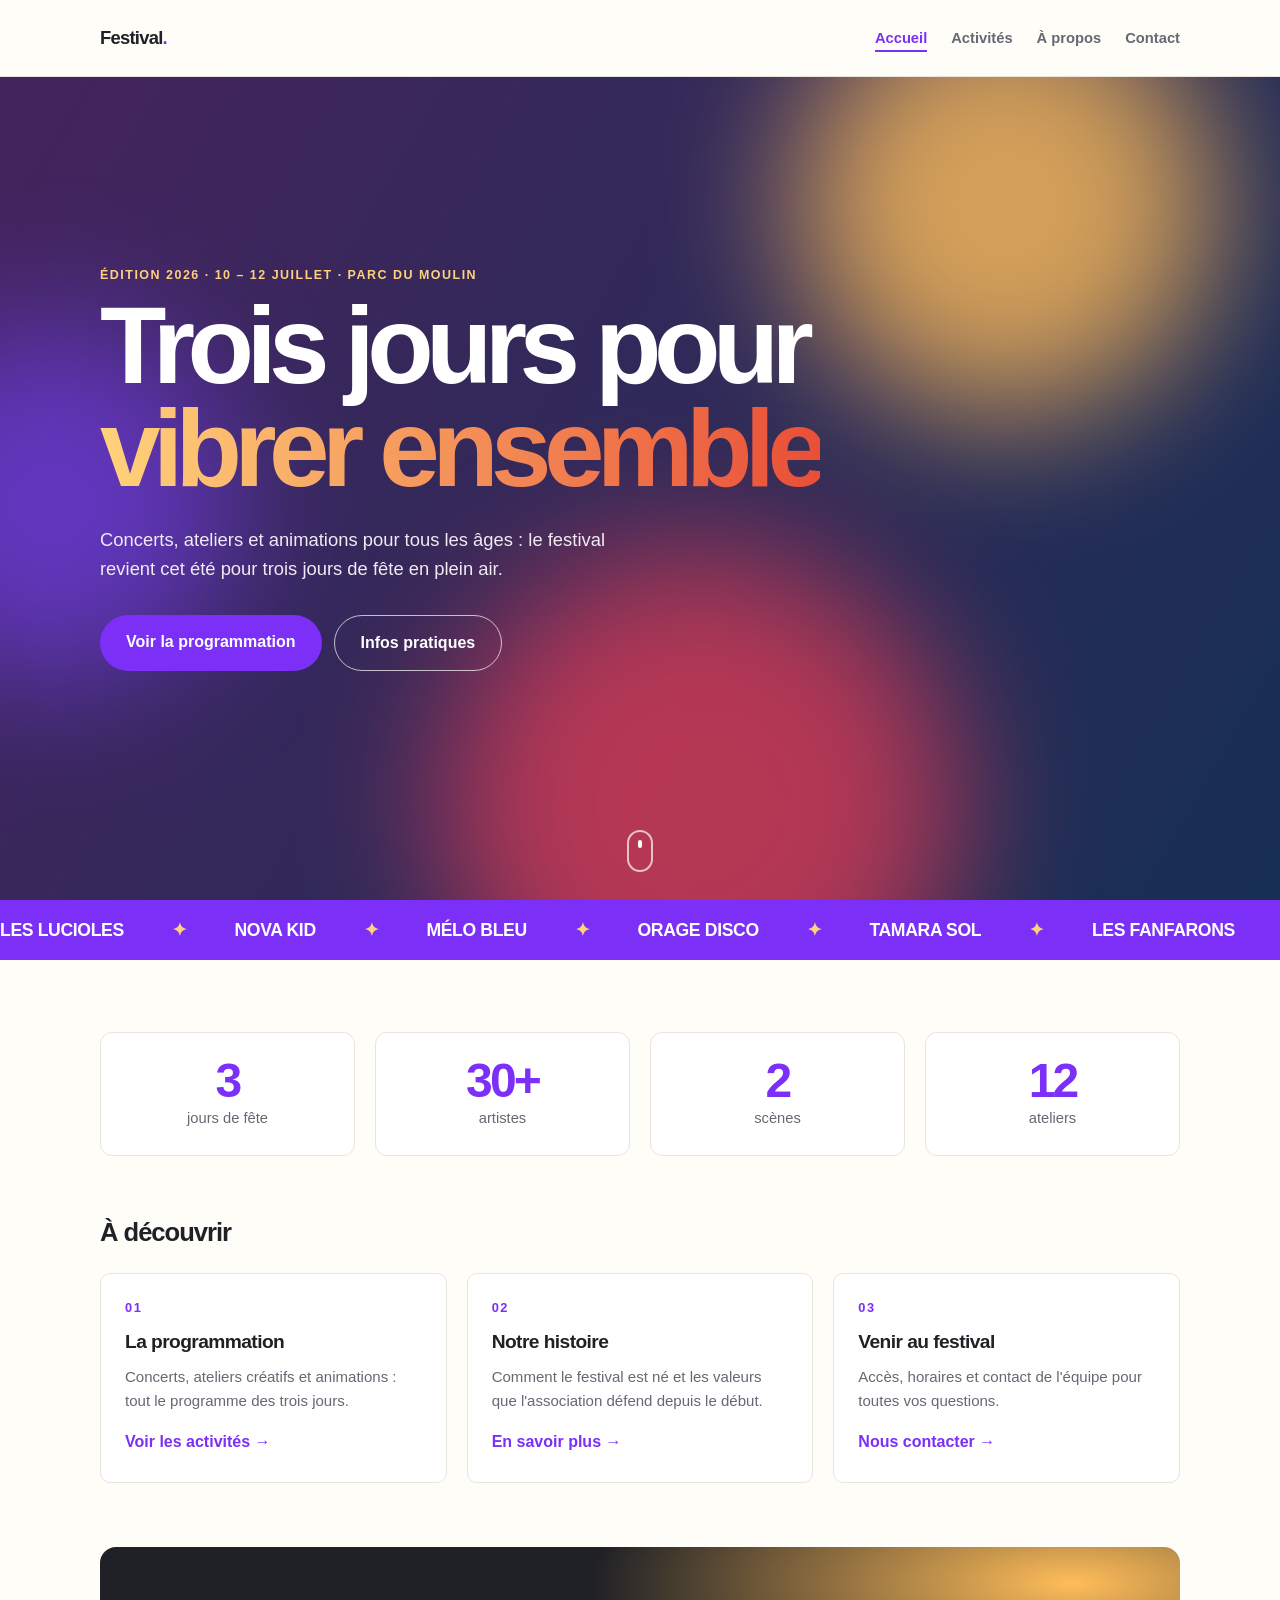
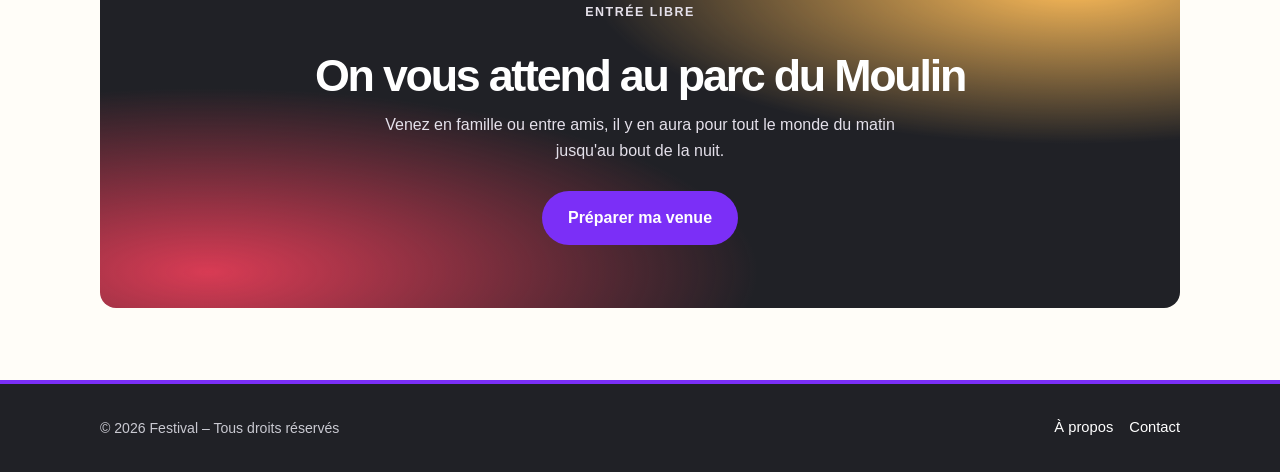
<file: index.html>
<!DOCTYPE html>
<html lang="fr">
<head>
    <meta charset="UTF-8">
    <meta name="viewport" content="width=device-width, initial-scale=1.0">
    <title>Accueil – Festival</title>
    <link rel="stylesheet" href="style.css">
</head>
<body>
    <header class="site-header">
        <div class="container navigation">
            <a href="index.html" class="logo">Festival</a>
            <nav aria-label="Navigation principale">
                <ul>
                    <li><a href="index.html" aria-current="page">Accueil</a></li>
                    <li><a href="activites.html">Activités</a></li>
                    <li><a href="a-propos.html">À propos</a></li>
                    <li><a href="contact.html">Contact</a></li>
                </ul>
            </nav>
        </div>
    </header>

    <main>
        <section class="home-hero">
            <div class="home-blob home-blob-1"></div>
            <div class="home-blob home-blob-2"></div>
            <div class="home-blob home-blob-3"></div>

            <div class="container">
                <div class="home-hero-content">
                    <p class="eyebrow home-fade-up">Édition 2026 · 10 – 12 juillet · Parc du Moulin</p>
                    <h1 class="home-fade-up home-delay-1">Trois jours pour <span class="home-gradient-text">vibrer ensemble</span></h1>
                    <p class="home-hero-text home-fade-up home-delay-2">Concerts, ateliers et animations pour tous les âges : le festival revient cet été pour trois jours de fête en plein air.</p>
                    <div class="home-actions home-fade-up home-delay-3">
                        <a href="activites.html" class="button">Voir la programmation</a>
                        <a href="contact.html" class="button button-secondary">Infos pratiques</a>
                    </div>
                </div>
            </div>

            <div class="home-scroll" aria-hidden="true"></div>
        </section>

        <div class="home-marquee" aria-hidden="true">
            <div class="home-marquee-track">
                <span>Les Lucioles</span>
                <span>Nova Kid</span>
                <span>Mélo Bleu</span>
                <span>Orage Disco</span>
                <span>Tamara Sol</span>
                <span>Les Fanfarons</span>
                <span>Atelier graff</span>
                <span>Scène ouverte</span>
                <span>Les Lucioles</span>
                <span>Nova Kid</span>
                <span>Mélo Bleu</span>
                <span>Orage Disco</span>
                <span>Tamara Sol</span>
                <span>Les Fanfarons</span>
                <span>Atelier graff</span>
                <span>Scène ouverte</span>
            </div>
        </div>

        <div class="container">
            <section class="home-stats" aria-label="Le festival en chiffres">
                <div class="home-stat home-reveal">
                    <strong>3</strong>
                    <span>jours de fête</span>
                </div>
                <div class="home-stat home-reveal">
                    <strong>30+</strong>
                    <span>artistes</span>
                </div>
                <div class="home-stat home-reveal">
                    <strong>2</strong>
                    <span>scènes</span>
                </div>
                <div class="home-stat home-reveal">
                    <strong>12</strong>
                    <span>ateliers</span>
                </div>
            </section>

            <section>
                <div class="news-heading">
                    <h2>À découvrir</h2>
                </div>
                <div class="news-grid">
                    <article class="news-card home-card home-reveal">
                        <span class="home-card-number">01</span>
                        <h3>La programmation</h3>
                        <p>Concerts, ateliers créatifs et animations : tout le programme des trois jours.</p>
                        <a href="activites.html" class="card-link">Voir les activités <span>→</span></a>
                    </article>
                    <article class="news-card home-card home-reveal">
                        <span class="home-card-number">02</span>
                        <h3>Notre histoire</h3>
                        <p>Comment le festival est né et les valeurs que l'association défend depuis le début.</p>
                        <a href="a-propos.html" class="card-link">En savoir plus <span>→</span></a>
                    </article>
                    <article class="news-card home-card home-reveal">
                        <span class="home-card-number">03</span>
                        <h3>Venir au festival</h3>
                        <p>Accès, horaires et contact de l'équipe pour toutes vos questions.</p>
                        <a href="contact.html" class="card-link">Nous contacter <span>→</span></a>
                    </article>
                </div>
            </section>

            <section class="home-cta home-reveal">
                <p class="eyebrow">Entrée libre</p>
                <h2>On vous attend au parc du Moulin</h2>
                <p>Venez en famille ou entre amis, il y en aura pour tout le monde du matin jusqu'au bout de la nuit.</p>
                <a href="contact.html" class="button">Préparer ma venue</a>
            </section>
        </div>
    </main>

    <footer>
        <div class="container footer-content">
            <p>&copy; 2026 Festival – Tous droits réservés</p>
            <nav aria-label="Liens du pied de page">
                <ul>
                    <li><a href="a-propos.html">À propos</a></li>
                    <li><a href="contact.html">Contact</a></li>
                </ul>
            </nav>
        </div>
    </footer>
</body>
</html>
</file>
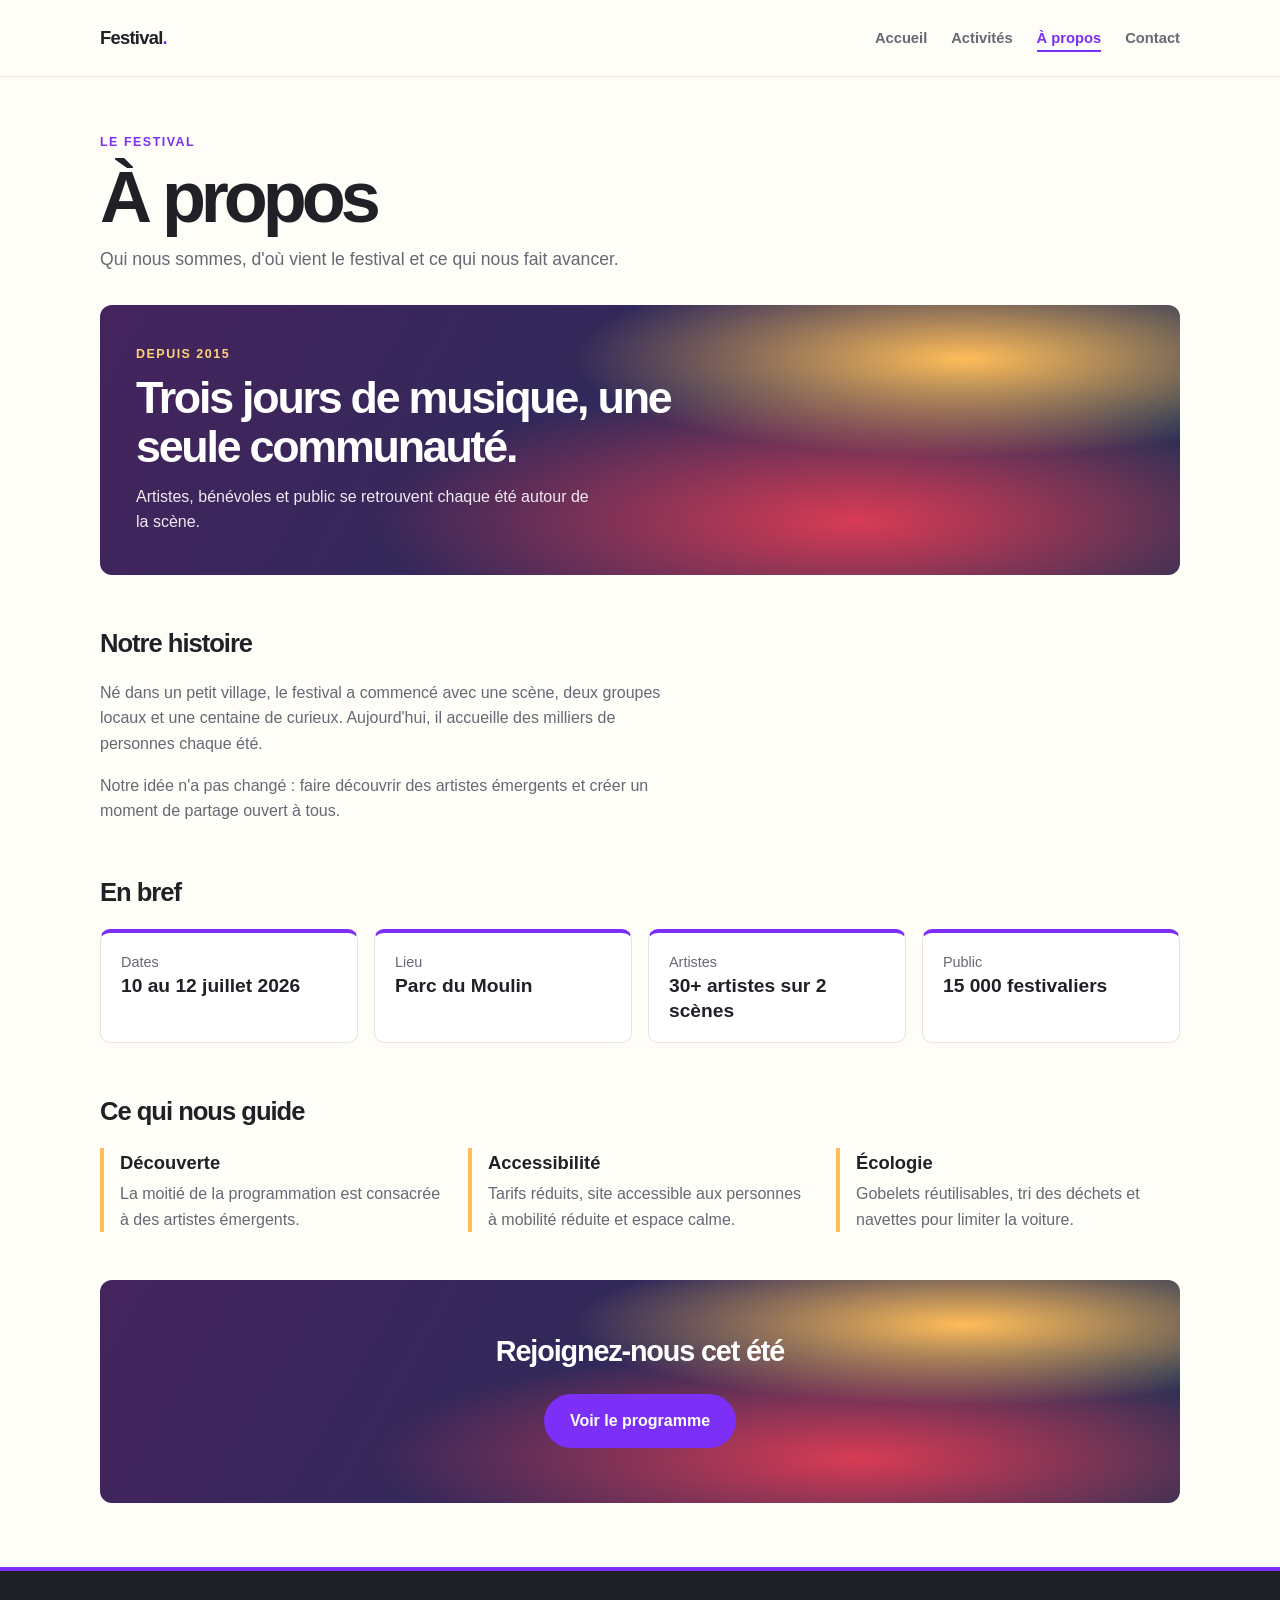
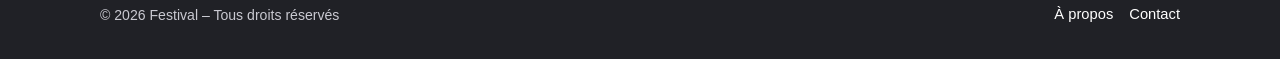
<file: a-propos.html>
<!DOCTYPE html>
<html lang="fr">
<head>
    <meta charset="UTF-8">
    <meta name="viewport" content="width=device-width, initial-scale=1.0">
    <title>À propos – Festival</title>
    <link rel="stylesheet" href="style.css">
    <style>
        /* ===== Page À propos ===== */

        /* Titre de page */
        .apropos-entete {
            padding: 56px 0 24px;
        }

        .apropos-intro {
            max-width: 60ch;
            margin-bottom: 0;
            color: var(--muted);
            font-size: 1.1rem;
        }

        /* Carte dégradée (même style que les autres pages) */
        .apropos-carte {
            border-radius: 12px;
            background:
                radial-gradient(ellipse at 80% 20%, #ffbd59 0, transparent 32%),
                radial-gradient(ellipse at 70% 80%, #d83b54 0, transparent 45%),
                linear-gradient(120deg, #45245d, #172f55);
            color: #fff;
        }

        .apropos-une {
            margin: 8px 0 48px;
            padding: 40px 36px;
        }

        .apropos-une .eyebrow {
            color: #ffd27a;
        }

        .apropos-une h2 {
            max-width: 22ch;
            margin-bottom: 12px;
            font-size: clamp(1.8rem, 5vw, 2.8rem);
            letter-spacing: -0.05em;
            line-height: 1.1;
        }

        .apropos-une p:last-child {
            max-width: 52ch;
            margin-bottom: 0;
            color: #f1eaf4;
        }

        /* Titres de section */
        .apropos-titre {
            margin-bottom: 16px;
            font-size: 1.6rem;
            letter-spacing: -0.04em;
        }

        /* Histoire */
        .apropos-histoire {
            margin-bottom: 48px;
        }

        .apropos-histoire p {
            max-width: 65ch;
            margin-bottom: 16px;
            color: var(--muted);
        }

        /* En bref */
        .apropos-infos {
            margin-bottom: 48px;
        }

        .apropos-infos dl {
            display: grid;
            grid-template-columns: repeat(auto-fit, minmax(200px, 1fr));
            gap: 16px;
            margin: 0;
        }

        .apropos-infos dl div {
            padding: 18px 20px;
            border: 1px solid var(--line);
            border-top: 4px solid var(--accent);
            border-radius: 10px;
            background: #fff;
        }

        .apropos-infos dt {
            color: var(--muted);
            font-size: 0.9rem;
        }

        .apropos-infos dd {
            margin: 0;
            font-size: 1.2rem;
            font-weight: 800;
            line-height: 1.3;
        }

        /* Valeurs */
        .apropos-valeurs {
            margin-bottom: 48px;
        }

        .apropos-grille {
            display: grid;
            grid-template-columns: repeat(auto-fit, minmax(240px, 1fr));
            gap: 24px;
        }

        .apropos-grille article {
            padding-left: 16px;
            border-left: 4px solid #ffbd59;
        }

        .apropos-grille h3 {
            margin: 0 0 4px;
            font-size: 1.15rem;
        }

        .apropos-grille p {
            margin: 0;
            color: var(--muted);
        }

        /* Appel à l'action */
        .apropos-cta {
            margin-bottom: 64px;
            padding: 48px 24px;
            text-align: center;
        }

        .apropos-cta h2 {
            margin-bottom: 20px;
            font-size: 1.8rem;
            letter-spacing: -0.04em;
        }

        /* Accessibilité */
        main a:focus-visible {
            outline: 3px solid #ffbd59;
            outline-offset: 3px;
        }

        /* Mobile */
        @media (max-width: 700px) {
            .apropos-entete {
                padding-top: 40px;
            }

            .apropos-une {
                padding: 28px 22px;
            }
        }
    </style>
</head>
<body>
    <header class="site-header">
        <div class="container navigation">
            <a href="index.html" class="logo">Festival</a>
            <nav aria-label="Navigation principale">
                <ul>
                    <li><a href="index.html">Accueil</a></li>
                    <li><a href="activites.html">Activités</a></li>
                    <li><a href="a-propos.html" aria-current="page">À propos</a></li>
                    <li><a href="contact.html">Contact</a></li>
                </ul>
            </nav>
        </div>
    </header>

    <main class="container">
        <div class="apropos-entete">
            <p class="eyebrow">Le festival</p>
            <h1>À propos</h1>
            <p class="apropos-intro">Qui nous sommes, d'où vient le festival et ce qui nous fait avancer.</p>
        </div>

        <section class="apropos-carte apropos-une">
            <p class="eyebrow">Depuis 2015</p>
            <h2>Trois jours de musique, une seule communauté.</h2>
            <p>Artistes, bénévoles et public se retrouvent chaque été autour de la scène.</p>
        </section>

        <section class="apropos-histoire">
            <h2 class="apropos-titre">Notre histoire</h2>
            <p>Né dans un petit village, le festival a commencé avec une scène, deux groupes locaux et une centaine de curieux. Aujourd'hui, il accueille des milliers de personnes chaque été.</p>
            <p>Notre idée n'a pas changé : faire découvrir des artistes émergents et créer un moment de partage ouvert à tous.</p>
        </section>

        <section class="apropos-infos" aria-labelledby="infos-titre">
            <h2 class="apropos-titre" id="infos-titre">En bref</h2>
            <dl>
                <div>
                    <dt>Dates</dt>
                    <dd>10 au 12 juillet 2026</dd>
                </div>
                <div>
                    <dt>Lieu</dt>
                    <dd>Parc du Moulin</dd>
                </div>
                <div>
                    <dt>Artistes</dt>
                    <dd>30+ artistes sur 2 scènes</dd>
                </div>
                <div>
                    <dt>Public</dt>
                    <dd>15 000 festivaliers</dd>
                </div>
            </dl>
        </section>

        <section class="apropos-valeurs">
            <h2 class="apropos-titre">Ce qui nous guide</h2>
            <div class="apropos-grille">
                <article>
                    <h3>Découverte</h3>
                    <p>La moitié de la programmation est consacrée à des artistes émergents.</p>
                </article>
                <article>
                    <h3>Accessibilité</h3>
                    <p>Tarifs réduits, site accessible aux personnes à mobilité réduite et espace calme.</p>
                </article>
                <article>
                    <h3>Écologie</h3>
                    <p>Gobelets réutilisables, tri des déchets et navettes pour limiter la voiture.</p>
                </article>
            </div>
        </section>

        <section class="apropos-carte apropos-cta">
            <h2>Rejoignez-nous cet été</h2>
            <a class="button" href="activites.html">Voir le programme</a>
        </section>
    </main>

    <footer>
        <div class="container footer-content">
            <p>&copy; 2026 Festival – Tous droits réservés</p>
            <nav aria-label="Liens du pied de page">
                <ul>
                    <li><a href="a-propos.html">À propos</a></li>
                    <li><a href="contact.html">Contact</a></li>
                </ul>
            </nav>
        </div>
    </footer>
</body>
</html>
</file>
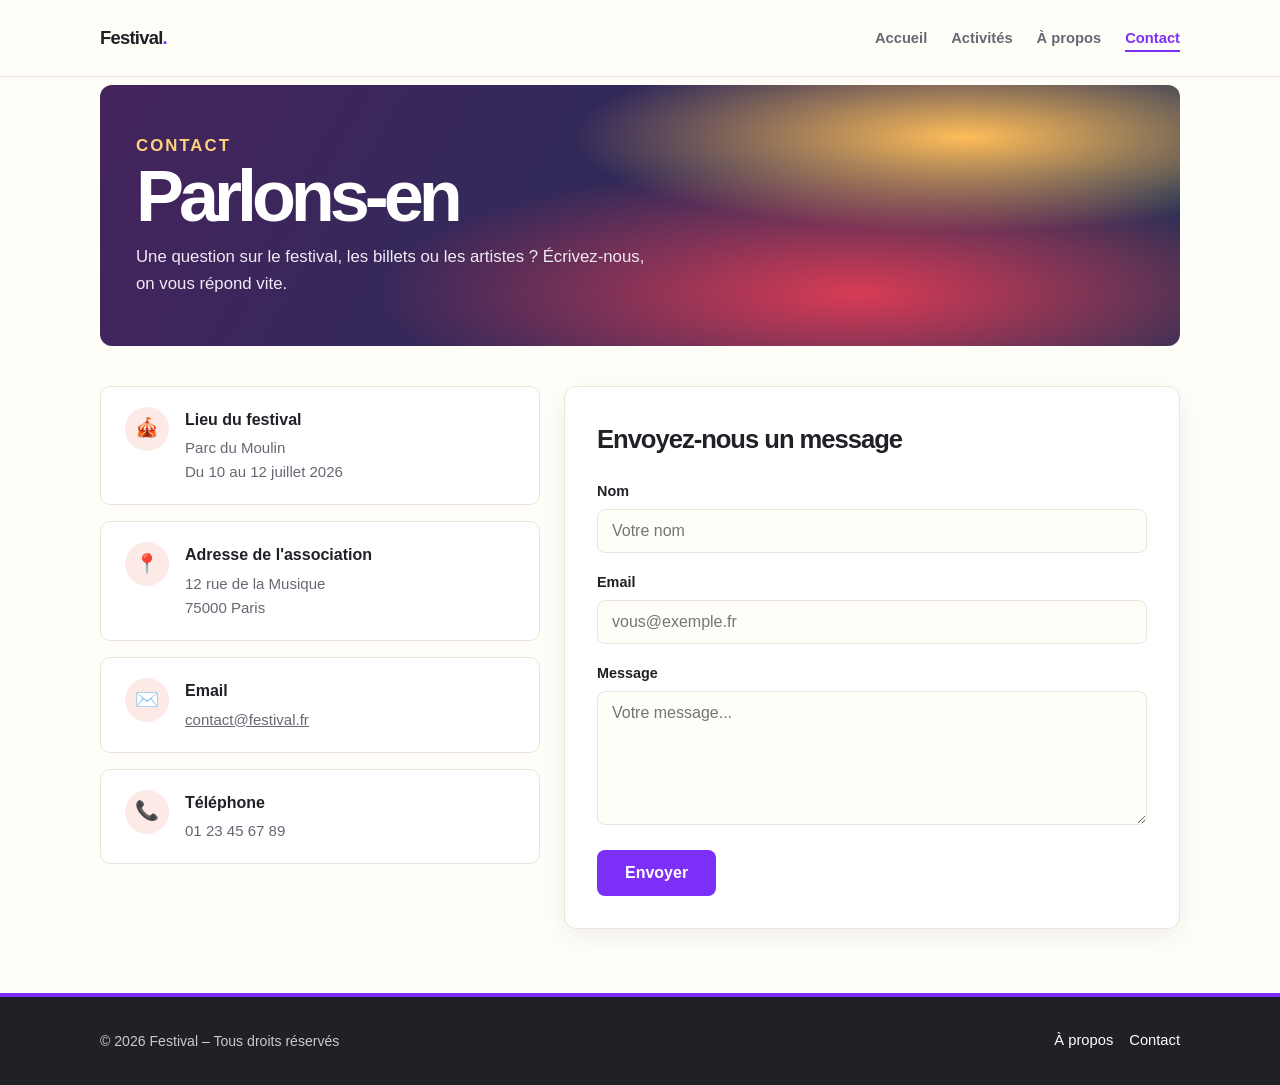
<file: contact.html>
<!DOCTYPE html>
<html lang="fr">
<head>
    <meta charset="UTF-8">
    <meta name="viewport" content="width=device-width, initial-scale=1.0">
    <title>Contact – Festival</title>
    <link rel="stylesheet" href="style.css">
    <style>
        .contact-hero {
            margin: 8px 0 40px;
            padding: 48px 36px;
            border-radius: 12px;
            background:
                radial-gradient(ellipse at 80% 20%, #ffbd59 0, transparent 32%),
                radial-gradient(ellipse at 70% 80%, #d83b54 0, transparent 45%),
                linear-gradient(120deg, #45245d, #172f55);
            color: white;
        }

        .contact-hero .eyebrow {
            color: #ffd27a;
        }

        .contact-hero h1 {
            margin-bottom: 12px;
        }

        .contact-hero p {
            max-width: 520px;
            margin-bottom: 0;
            color: #f1eaf4;
            font-size: 1.05rem;
        }

        .contact-layout {
            display: grid;
            grid-template-columns: 1fr 1.4fr;
            align-items: start;
            gap: 24px;
            padding-bottom: 64px;
        }

        .contact-info {
            display: grid;
            gap: 16px;
        }

        .contact-card {
            display: flex;
            align-items: flex-start;
            gap: 16px;
            padding: 20px 24px;
            border: 1px solid var(--line);
            border-radius: 10px;
            background: #fff;
        }

        .contact-icon {
            flex-shrink: 0;
            width: 44px;
            height: 44px;
            display: flex;
            align-items: center;
            justify-content: center;
            border-radius: 50%;
            background: #fdeae6;
            font-size: 1.2rem;
        }

        .contact-card h2 {
            margin: 0 0 4px;
            font-size: 1rem;
        }

        .contact-card p {
            margin: 0;
            color: var(--muted);
            font-size: 0.94rem;
        }

        .contact-form {
            padding: 32px;
            border: 1px solid var(--line);
            border-radius: 12px;
            background: #fff;
            box-shadow: 0 8px 24px rgba(32, 33, 38, 0.06);
        }

        .contact-form h2 {
            margin-bottom: 20px;
            font-size: 1.6rem;
            letter-spacing: -0.04em;
        }

        .contact-form label {
            display: block;
            margin-bottom: 6px;
            font-size: 0.9rem;
            font-weight: 700;
        }

        .contact-form input,
        .contact-form textarea {
            width: 100%;
            margin-bottom: 18px;
            padding: 12px 14px;
            border: 1px solid var(--line);
            border-radius: 8px;
            background: var(--paper);
            color: var(--ink);
            font-family: inherit;
            font-size: 1rem;
        }

        .contact-form input:focus,
        .contact-form textarea:focus {
            outline: none;
            border-color: var(--accent);
            box-shadow: 0 0 0 3px rgba(233, 79, 55, 0.15);
        }

        .contact-form textarea {
            resize: vertical;
        }

        .contact-form button {
            padding: 14px 28px;
            border: none;
            border-radius: 8px;
            background: var(--accent);
            color: white;
            font-size: 1rem;
            font-weight: 700;
            cursor: pointer;
            transition: background 0.2s, transform 0.2s;
        }

        .contact-form button:hover {
            background: #cf3f28;
            transform: translateY(-1px);
        }

        @media (max-width: 700px) {
            .contact-layout {
                grid-template-columns: 1fr;
            }

            .contact-hero {
                padding: 32px 24px;
            }

            .contact-form {
                padding: 24px;
            }
        }
    </style>
</head>
<body>
    <header class="site-header">
        <div class="container navigation">
            <a href="index.html" class="logo">Festival</a>
            <nav aria-label="Navigation principale">
                <ul>
                    <li><a href="index.html">Accueil</a></li>
                    <li><a href="activites.html">Activités</a></li>
                    <li><a href="a-propos.html">À propos</a></li>
                    <li><a href="contact.html" aria-current="page">Contact</a></li>
                </ul>
            </nav>
        </div>
    </header>

    <main class="container">
        <section class="contact-hero">
            <p class="eyebrow">Contact</p>
            <h1>Parlons-en</h1>
            <p>Une question sur le festival, les billets ou les artistes ? Écrivez-nous, on vous répond vite.</p>
        </section>

        <div class="contact-layout">
            <aside class="contact-info">
                <div class="contact-card">
                    <div class="contact-icon" aria-hidden="true">🎪</div>
                    <div>
                        <h2>Lieu du festival</h2>
                        <p>Parc du Moulin<br>Du 10 au 12 juillet 2026</p>
                    </div>
                </div>
                <div class="contact-card">
                    <div class="contact-icon" aria-hidden="true">📍</div>
                    <div>
                        <h2>Adresse de l'association</h2>
                        <p>12 rue de la Musique<br>75000 Paris</p>
                    </div>
                </div>
                <div class="contact-card">
                    <div class="contact-icon" aria-hidden="true">✉️</div>
                    <div>
                        <h2>Email</h2>
                        <p><a href="mailto:contact@festival.fr">contact@festival.fr</a></p>
                    </div>
                </div>
                <div class="contact-card">
                    <div class="contact-icon" aria-hidden="true">📞</div>
                    <div>
                        <h2>Téléphone</h2>
                        <p>01 23 45 67 89</p>
                    </div>
                </div>
            </aside>

            <form class="contact-form" action="#" method="post">
                <h2>Envoyez-nous un message</h2>

                <label for="nom">Nom</label>
                <input type="text" id="nom" name="nom" placeholder="Votre nom" required>

                <label for="email">Email</label>
                <input type="email" id="email" name="email" placeholder="vous@exemple.fr" required>

                <label for="message">Message</label>
                <textarea id="message" name="message" rows="6" placeholder="Votre message..." required></textarea>

                <button type="submit">Envoyer</button>
            </form>
        </div>
    </main>

    <footer>
        <div class="container footer-content">
            <p>&copy; 2026 Festival – Tous droits réservés</p>
            <nav aria-label="Liens du pied de page">
                <ul>
                    <li><a href="a-propos.html">À propos</a></li>
                    <li><a href="contact.html">Contact</a></li>
                </ul>
            </nav>
        </div>
    </footer>
</body>
</html>
</file>
<file: style.css>
:root {
    color-scheme: light;
    --ink: #202126;
    --muted: #666873;
    --paper: #fffdf8;
    --accent: #7b2ff7;
    --line: #e9e5dd;
}

* {
    box-sizing: border-box;
}

body {
    margin: 0;
    background: var(--paper);
    color: var(--ink);
    font-family: Arial, Helvetica, sans-serif;
    line-height: 1.6;
}

a {
    color: inherit;
}

.container {
    width: min(1080px, calc(100% - 40px));
    margin: 0 auto;
}

.site-header {
    border-bottom: 1px solid var(--line);
}

.navigation {
    min-height: 76px;
    display: flex;
    align-items: center;
    justify-content: space-between;
    gap: 24px;
}

.logo {
    color: var(--ink);
    font-size: 1.15rem;
    font-weight: 800;
    letter-spacing: -0.04em;
    text-decoration: none;
}

.logo span {
    color: var(--accent);
}

nav {
    display: flex;
    flex-wrap: wrap;
    gap: 24px;
}

nav a {
    color: var(--muted);
    font-size: 0.92rem;
    text-decoration: none;
}

nav a:hover,
nav a[aria-current="page"] {
    color: var(--accent);
}

.intro {
    padding: 64px 0 36px;
}

.eyebrow {
    margin: 0 0 8px;
    color: var(--accent);
    font-size: 0.78rem;
    font-weight: 700;
    letter-spacing: 0.12em;
    text-transform: uppercase;
}

h1,
h2,
p {
    margin-top: 0;
}

h1 {
    margin-bottom: 12px;
    font-size: clamp(2.5rem, 7vw, 4.5rem);
    letter-spacing: -0.07em;
    line-height: 1;
}

.intro > p:last-child {
    max-width: 560px;
    margin-bottom: 0;
    color: var(--muted);
    font-size: 1.05rem;
}

.featured {
    min-height: 310px;
    display: flex;
    align-items: end;
    margin: 8px 0 56px;
    padding: 36px;
    overflow: hidden;
    border-radius: 12px;
    background:
        radial-gradient(ellipse at 80% 20%, #ffbd59 0, transparent 32%),
        radial-gradient(ellipse at 70% 80%, #d83b54 0, transparent 45%),
        linear-gradient(120deg, #45245d, #172f55);
    color: white;
}

.featured-content {
    max-width: 590px;
}

.featured .eyebrow {
    color: #ffd27a;
}

.featured h2 {
    margin-bottom: 12px;
    font-size: clamp(1.8rem, 4vw, 3rem);
    letter-spacing: -0.05em;
    line-height: 1.1;
}

.featured p:last-child {
    margin-bottom: 0;
    color: #f1eaf4;
}

.news-heading {
    display: flex;
    align-items: baseline;
    justify-content: space-between;
    gap: 16px;
    margin-bottom: 20px;
}

.news-heading h2 {
    margin-bottom: 0;
    font-size: 1.6rem;
    letter-spacing: -0.04em;
}

.news-grid {
    display: grid;
    grid-template-columns: repeat(3, minmax(0, 1fr));
    gap: 20px;
    padding-bottom: 64px;
}

.news-card {
    min-height: 210px;
    padding: 24px;
    border: 1px solid var(--line);
    border-radius: 10px;
    background: #fff;
}

.news-card time {
    display: block;
    margin-bottom: 12px;
    color: var(--accent);
    font-size: 0.8rem;
    font-weight: 700;
}

.news-card h3 {
    margin: 0 0 10px;
    font-size: 1.2rem;
    letter-spacing: -0.03em;
    line-height: 1.3;
}

.news-card p {
    margin-bottom: 0;
    color: var(--muted);
    font-size: 0.94rem;
}

footer {
    padding: 22px 0;
    border-top: 1px solid var(--line);
    color: var(--muted);
    font-size: 0.88rem;
}




@media (max-width: 700px) {
    .navigation {
        align-items: flex-start;
        flex-direction: column;
        justify-content: center;
        padding: 16px 0;
    }

    nav {
        gap: 16px;
    }

    .intro {
        padding-top: 48px;
    }

    .featured {
        min-height: 280px;
        padding: 26px;
    }

    .news-grid {
        grid-template-columns: 1fr;
        gap: 12px;
    }
}

nav ul {
    display: flex;
    flex-wrap: wrap;
    gap: 24px;
    margin: 0;
    padding: 0;
    list-style: none;
}

/* ===== En-tête ===== */
.site-header {
    position: sticky;
    top: 0;
    z-index: 10;
    background: rgba(255, 253, 248, 0.92);
    -webkit-backdrop-filter: blur(8px);
    backdrop-filter: blur(8px);
}

.logo::after {
    content: ".";
    color: var(--accent);
}

.site-header nav a {
    position: relative;
    padding: 4px 0;
    font-weight: 600;
    transition: color 0.2s;
}

.site-header nav a::after {
    content: "";
    position: absolute;
    left: 0;
    bottom: -2px;
    width: 100%;
    height: 2px;
    background: var(--accent);
    transform: scaleX(0);
    transform-origin: left;
    transition: transform 0.2s;
}

.site-header nav a:hover::after,
.site-header nav a[aria-current="page"]::after {
    transform: scaleX(1);
}

/* ===== Pied de page ===== */
footer {
    padding: 32px 0;
    border-top: 4px solid var(--accent);
    background: var(--ink);
    color: #c9c9d1;
}

footer nav a {
    color: #fff;
    text-decoration: none;
}

.footer-content {
    display: flex;
    flex-wrap: wrap;
    align-items: center;
    justify-content: space-between;
    gap: 16px;
}

.footer-content p {
    margin: 0;
}

.footer-content ul {
    gap: 16px;
}

/* ===================================================== */
/* ===== Page Accueil ===== */
/* ===================================================== */

/* --- Boutons --- */
.button {
    position: relative;
    display: inline-block;
    overflow: hidden;
    padding: 14px 26px;
    border-radius: 999px;
    background: var(--accent);
    color: #fff;
    font-weight: 700;
    text-decoration: none;
    transition: transform 0.2s, box-shadow 0.2s;
}

.button::after {
    content: "";
    position: absolute;
    top: 0;
    left: -75%;
    width: 50%;
    height: 100%;
    background: linear-gradient(120deg, transparent, rgba(255, 255, 255, 0.45), transparent);
    transform: skewX(-20deg);
    transition: left 0.6s;
}

.button:hover {
    transform: translateY(-3px);
    box-shadow: 0 12px 24px rgba(233, 79, 55, 0.35);
}

.button:hover::after {
    left: 125%;
}

.button-secondary {
    border: 1px solid rgba(255, 255, 255, 0.7);
    background: transparent;
}

.button-secondary:hover {
    background: rgba(255, 255, 255, 0.12);
    box-shadow: none;
}

/* --- Bandeau d'ouverture --- */
.home-hero {
    position: relative;
    min-height: calc(100vh - 77px);
    display: flex;
    align-items: center;
    overflow: hidden;
    isolation: isolate;
    background: linear-gradient(120deg, #45245d, #172f55);
    color: #fff;
}

.home-blob {
    position: absolute;
    z-index: -1;
    border-radius: 50%;
    filter: blur(70px);
    opacity: 0.8;
    animation: home-float 14s ease-in-out infinite alternate;
}

.home-blob-1 {
    top: -10%;
    right: 5%;
    width: 420px;
    height: 420px;
    background: #ffbd59;
}

.home-blob-2 {
    bottom: -20%;
    right: 25%;
    width: 520px;
    height: 520px;
    background: #d83b54;
    animation-duration: 18s;
}

.home-blob-3 {
    top: 30%;
    left: -10%;
    width: 360px;
    height: 360px;
    background: #6c3bd8;
    animation-duration: 16s;
}

.home-hero-content {
    max-width: 760px;
    padding: 80px 0 120px;
}

.home-hero .eyebrow {
    color: #ffd27a;
}

.home-hero h1 {
    margin-bottom: 24px;
    font-size: clamp(3rem, 9vw, 6.8rem);
    letter-spacing: -0.07em;
    line-height: 0.95;
}

.home-gradient-text {
    background: linear-gradient(90deg, #ffd27a, #e94f37, #ff7ab6, #ffd27a);
    background-size: 300% auto;
    -webkit-background-clip: text;
    background-clip: text;
    color: transparent;
    animation: home-shine 8s linear infinite;
}

.home-hero-text {
    max-width: 560px;
    margin-bottom: 32px;
    color: #f1eaf4;
    font-size: 1.15rem;
}

.home-actions {
    display: flex;
    flex-wrap: wrap;
    gap: 12px;
}

.home-scroll {
    position: absolute;
    bottom: 28px;
    left: 50%;
    width: 26px;
    height: 42px;
    border: 2px solid rgba(255, 255, 255, 0.7);
    border-radius: 14px;
    transform: translateX(-50%);
}

.home-scroll::before {
    content: "";
    position: absolute;
    top: 8px;
    left: 50%;
    width: 4px;
    height: 8px;
    border-radius: 2px;
    background: #fff;
    transform: translateX(-50%);
    animation: home-scroll 1.6s ease-in-out infinite;
}

/* Apparition au chargement */
.home-fade-up {
    opacity: 0;
    transform: translateY(28px);
    animation: home-fade-up 0.9s ease forwards;
}

.home-delay-1 {
    animation-delay: 0.15s;
}

.home-delay-2 {
    animation-delay: 0.3s;
}

.home-delay-3 {
    animation-delay: 0.45s;
}

/* --- Bande défilante --- */
.home-marquee {
    overflow: hidden;
    padding: 16px 0;
    background: var(--accent);
    color: #fff;
    font-size: 1.1rem;
    font-weight: 800;
    letter-spacing: -0.02em;
    text-transform: uppercase;
}

.home-marquee-track {
    display: flex;
    width: max-content;
    gap: 48px;
    animation: home-marquee 28s linear infinite;
}

.home-marquee:hover .home-marquee-track {
    animation-play-state: paused;
}

.home-marquee span::after {
    content: "✦";
    margin-left: 48px;
    color: #ffd27a;
}

/* --- Chiffres clés --- */
.home-stats {
    display: grid;
    grid-template-columns: repeat(4, minmax(0, 1fr));
    gap: 20px;
    padding: 72px 0 56px;
}

.home-stat {
    padding: 24px;
    border: 1px solid var(--line);
    border-radius: 12px;
    background: #fff;
    text-align: center;
    transition: transform 0.25s, border-color 0.25s;
}

.home-stat:hover {
    transform: translateY(-4px);
    border-color: var(--accent);
}

.home-stat strong {
    display: block;
    color: var(--accent);
    font-size: clamp(2.2rem, 5vw, 3rem);
    letter-spacing: -0.06em;
    line-height: 1;
}

.home-stat span {
    color: var(--muted);
    font-size: 0.92rem;
}

/* --- Cartes « À découvrir » --- */
.home-card {
    position: relative;
    overflow: hidden;
    transition: transform 0.25s, box-shadow 0.25s;
}

.home-card::before {
    content: "";
    position: absolute;
    top: 0;
    left: 0;
    width: 100%;
    height: 4px;
    background: linear-gradient(90deg, #ffbd59, var(--accent), #6c3bd8);
    transform: scaleX(0);
    transform-origin: left;
    transition: transform 0.35s;
}

.home-card:hover {
    transform: translateY(-6px);
    box-shadow: 0 18px 40px rgba(32, 33, 38, 0.1);
}

.home-card:hover::before {
    transform: scaleX(1);
}

.home-card-number {
    display: block;
    margin-bottom: 12px;
    color: var(--accent);
    font-size: 0.8rem;
    font-weight: 700;
    letter-spacing: 0.12em;
}

.card-link {
    display: inline-block;
    margin-top: 16px;
    color: var(--accent);
    font-weight: 700;
    text-decoration: none;
}

.card-link span {
    display: inline-block;
    transition: transform 0.2s;
}

.home-card:hover .card-link span {
    transform: translateX(6px);
}

/* --- Appel final --- */
.home-cta {
    margin-bottom: 72px;
    padding: 56px 40px;
    border-radius: 16px;
    background:
        radial-gradient(ellipse at 90% 10%, #ffbd59 0, transparent 35%),
        radial-gradient(ellipse at 10% 90%, #d83b54 0, transparent 40%),
        var(--ink);
    color: #fff;
    text-align: center;
}

.home-cta h2 {
    margin-bottom: 12px;
    font-size: clamp(1.8rem, 4vw, 2.8rem);
    letter-spacing: -0.05em;
    line-height: 1.1;
}

.home-cta p {
    max-width: 520px;
    margin: 0 auto 28px;
    color: #e4e0ea;
}

/* Apparition au défilement (navigateurs compatibles) */
@supports (animation-timeline: view()) {
    .home-reveal {
        animation: home-reveal linear both;
        animation-timeline: view();
        animation-range: entry 0% cover 30%;
    }
}

/* --- Animations --- */
@keyframes home-fade-up {
    to {
        opacity: 1;
        transform: translateY(0);
    }
}

@keyframes home-float {
    from {
        transform: translate(0, 0) scale(1);
    }
    to {
        transform: translate(-60px, 40px) scale(1.15);
    }
}

@keyframes home-shine {
    to {
        background-position: 300% center;
    }
}

@keyframes home-scroll {
    0% {
        opacity: 1;
        transform: translate(-50%, 0);
    }
    100% {
        opacity: 0;
        transform: translate(-50%, 14px);
    }
}

@keyframes home-marquee {
    to {
        transform: translateX(-50%);
    }
}

@keyframes home-reveal {
    from {
        opacity: 0;
        transform: translateY(40px);
    }
    to {
        opacity: 1;
        transform: translateY(0);
    }
}

/* --- Responsive --- */
@media (max-width: 700px) {
    nav ul {
        gap: 16px;
    }

    .home-hero {
        min-height: auto;
    }

    .home-hero-content {
        padding: 64px 0 96px;
    }

    .home-blob {
        filter: blur(50px);
    }

    .home-stats {
        grid-template-columns: repeat(2, minmax(0, 1fr));
        gap: 12px;
        padding: 48px 0 40px;
    }

    .home-cta {
        padding: 40px 24px;
    }

    .footer-content {
        flex-direction: column;
        align-items: flex-start;
    }
}

/* --- Accessibilité : moins d'animations si l'utilisateur le demande --- */
@media (prefers-reduced-motion: reduce) {
    *,
    *::before,
    *::after {
        animation: none !important;
        transition: none !important;
    }

    .home-fade-up {
        opacity: 1;
        transform: none;
    }
}

.activity-carousel {
    position: relative;
    margin-bottom: 64px;
    padding: 28px;
    border-radius: 14px;
    background: #f4f4f4;
}

.activity-carousel > input {
    position: absolute;
    width: 1px;
    height: 1px;
    margin: -1px;
    overflow: hidden;
    clip: rect(1px, 1px, 1px, 1px);
    clip-path: inset(50%);
    white-space: nowrap;
}

.activity-carousel > input:focus-visible + .activity-carousel__slides {
    outline: 2px solid var(--accent);
    outline-offset: 4px;
}

.activity-carousel__slides {
    position: relative;
    z-index: 1;
    display: flex;
    overflow: hidden;
    margin: 0;
    padding: 0;
    list-style: none;
}

.activity-carousel__slide {
    flex: 1 0 100%;
    overflow: hidden;
    box-sizing: border-box;
    transition: margin-left 300ms ease-out;
}

.activity-carousel__slide figure {
    display: flex;
    margin: 0;
}

.activity-carousel__slide figure > div {
    position: relative;
    flex: 1 1 75%;
    aspect-ratio: 3 / 2;
}

.activity-carousel__slide img {
    display: block;
    width: 100%;
    height: 100%;
    object-fit: cover;
}

.activity-carousel__slide figure > div img {
    position: absolute;
    inset: 0;
}

.activity-carousel__slide figcaption {
    align-self: flex-end;
    flex: 0 0 25%;
    min-width: 150px;
    padding: 20px 20px 0;
}

.activity-carousel__slide .credit {
    display: block;
    margin-top: 1rem;
    color: rgba(0, 0, 0, 0.5);
}

.activity-carousel > input:nth-of-type(1):checked ~ .activity-carousel__slides .activity-carousel__slide:first-child {
    margin-left: 0;
}

.activity-carousel > input:nth-of-type(2):checked ~ .activity-carousel__slides .activity-carousel__slide:first-child {
    margin-left: -100%;
}

.activity-carousel > input:nth-of-type(3):checked ~ .activity-carousel__slides .activity-carousel__slide:first-child {
    margin-left: -200%;
}

.activity-carousel > input:nth-of-type(4):checked ~ .activity-carousel__slides .activity-carousel__slide:first-child {
    margin-left: -300%;
}

.activity-carousel > input:nth-of-type(5):checked ~ .activity-carousel__slides .activity-carousel__slide:first-child {
    margin-left: -400%;
}

.activity-carousel > input:nth-of-type(6):checked ~ .activity-carousel__slides .activity-carousel__slide:first-child {
    margin-left: -500%;
}

.activity-carousel__thumbnails {
    display: flex;
    gap: 12px;
    margin: 20px 0 0;
    padding: 5px;
    list-style: none;
}

.activity-carousel__thumbnails li {
    flex: 1 1 0;
    min-width: 0;
    transition: box-shadow 200ms ease-in-out;
}

.activity-carousel__thumbnails label {
    position: relative;
    display: block;
    overflow: hidden;
    aspect-ratio: 1;
    cursor: pointer;
}

.activity-carousel__thumbnails label:hover img,
.activity-carousel__thumbnails label:focus-visible img {
    box-shadow: 0 0 0 2px var(--accent);
}

.activity-carousel > input:nth-of-type(1):checked ~ .activity-carousel__thumbnails li:nth-child(1),
.activity-carousel > input:nth-of-type(2):checked ~ .activity-carousel__thumbnails li:nth-child(2),
.activity-carousel > input:nth-of-type(3):checked ~ .activity-carousel__thumbnails li:nth-child(3),
.activity-carousel > input:nth-of-type(4):checked ~ .activity-carousel__thumbnails li:nth-child(4),
.activity-carousel > input:nth-of-type(5):checked ~ .activity-carousel__thumbnails li:nth-child(5),
.activity-carousel > input:nth-of-type(6):checked ~ .activity-carousel__thumbnails li:nth-child(6) {
    box-shadow: 0 0 0 3px var(--accent);
}

@media (max-width: 700px) {
    .activity-carousel {
        padding: 16px;
    }

    .activity-carousel__slide figure {
        flex-direction: column;
    }

    .activity-carousel__slide figure > div {
        flex: none;
        width: 100%;
    }

    .activity-carousel__slide figcaption {
        min-width: 0;
        padding: 16px 0 0;
    }

    .activity-carousel__thumbnails {
        gap: 8px;
        margin-right: -4px;
        margin-left: -4px;
    }
}
</file>
